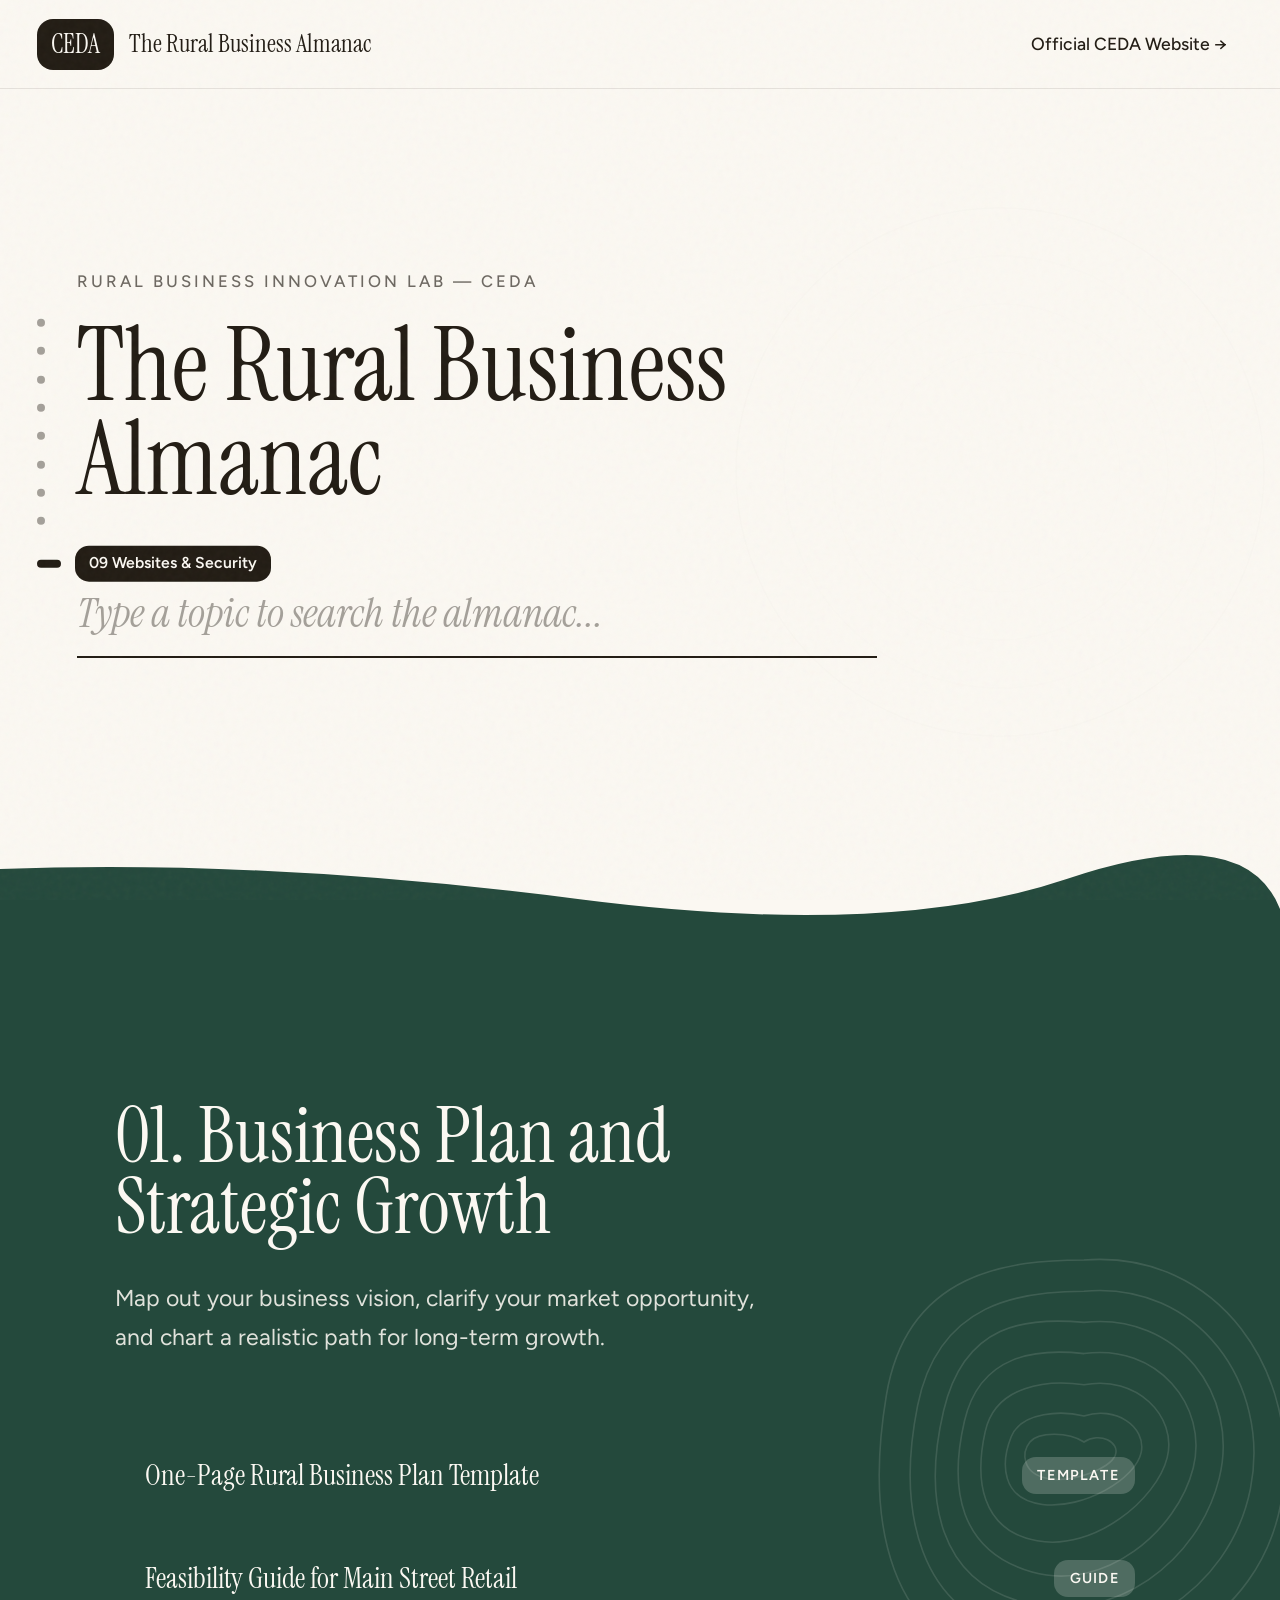
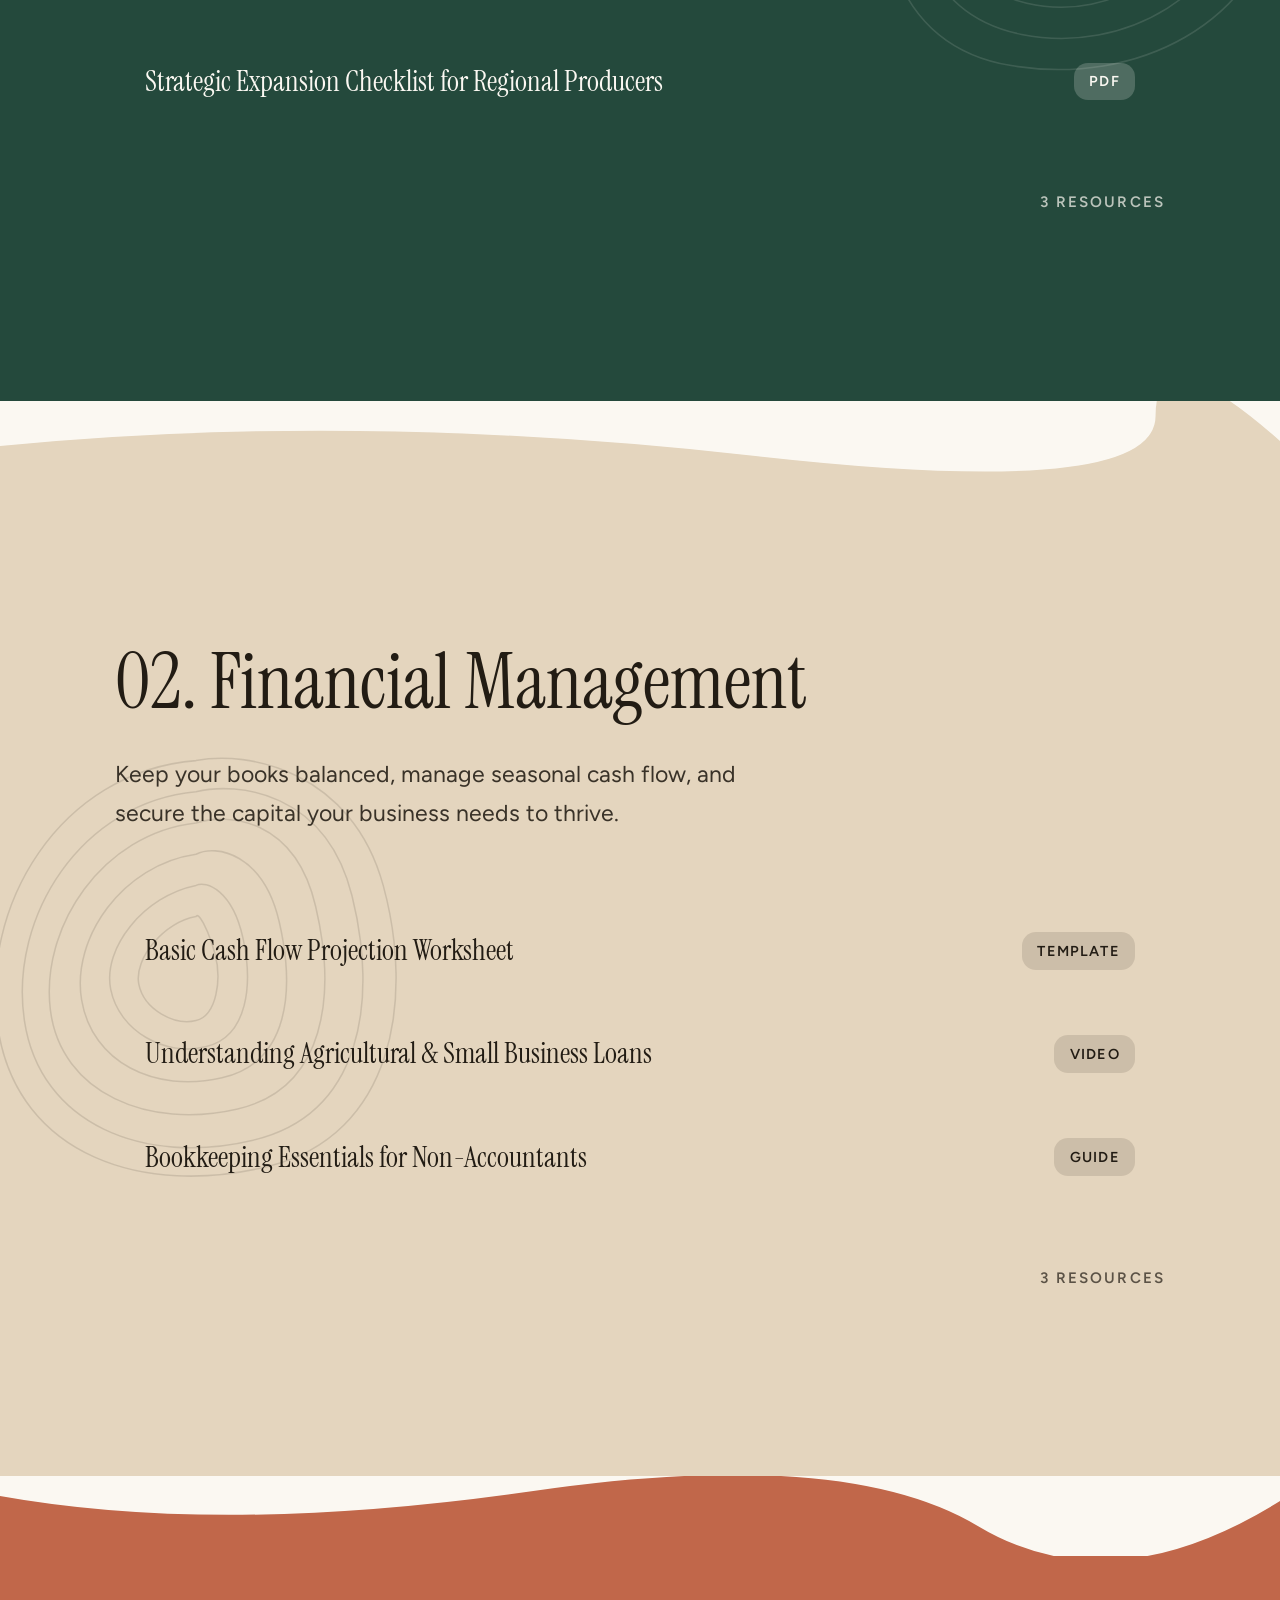
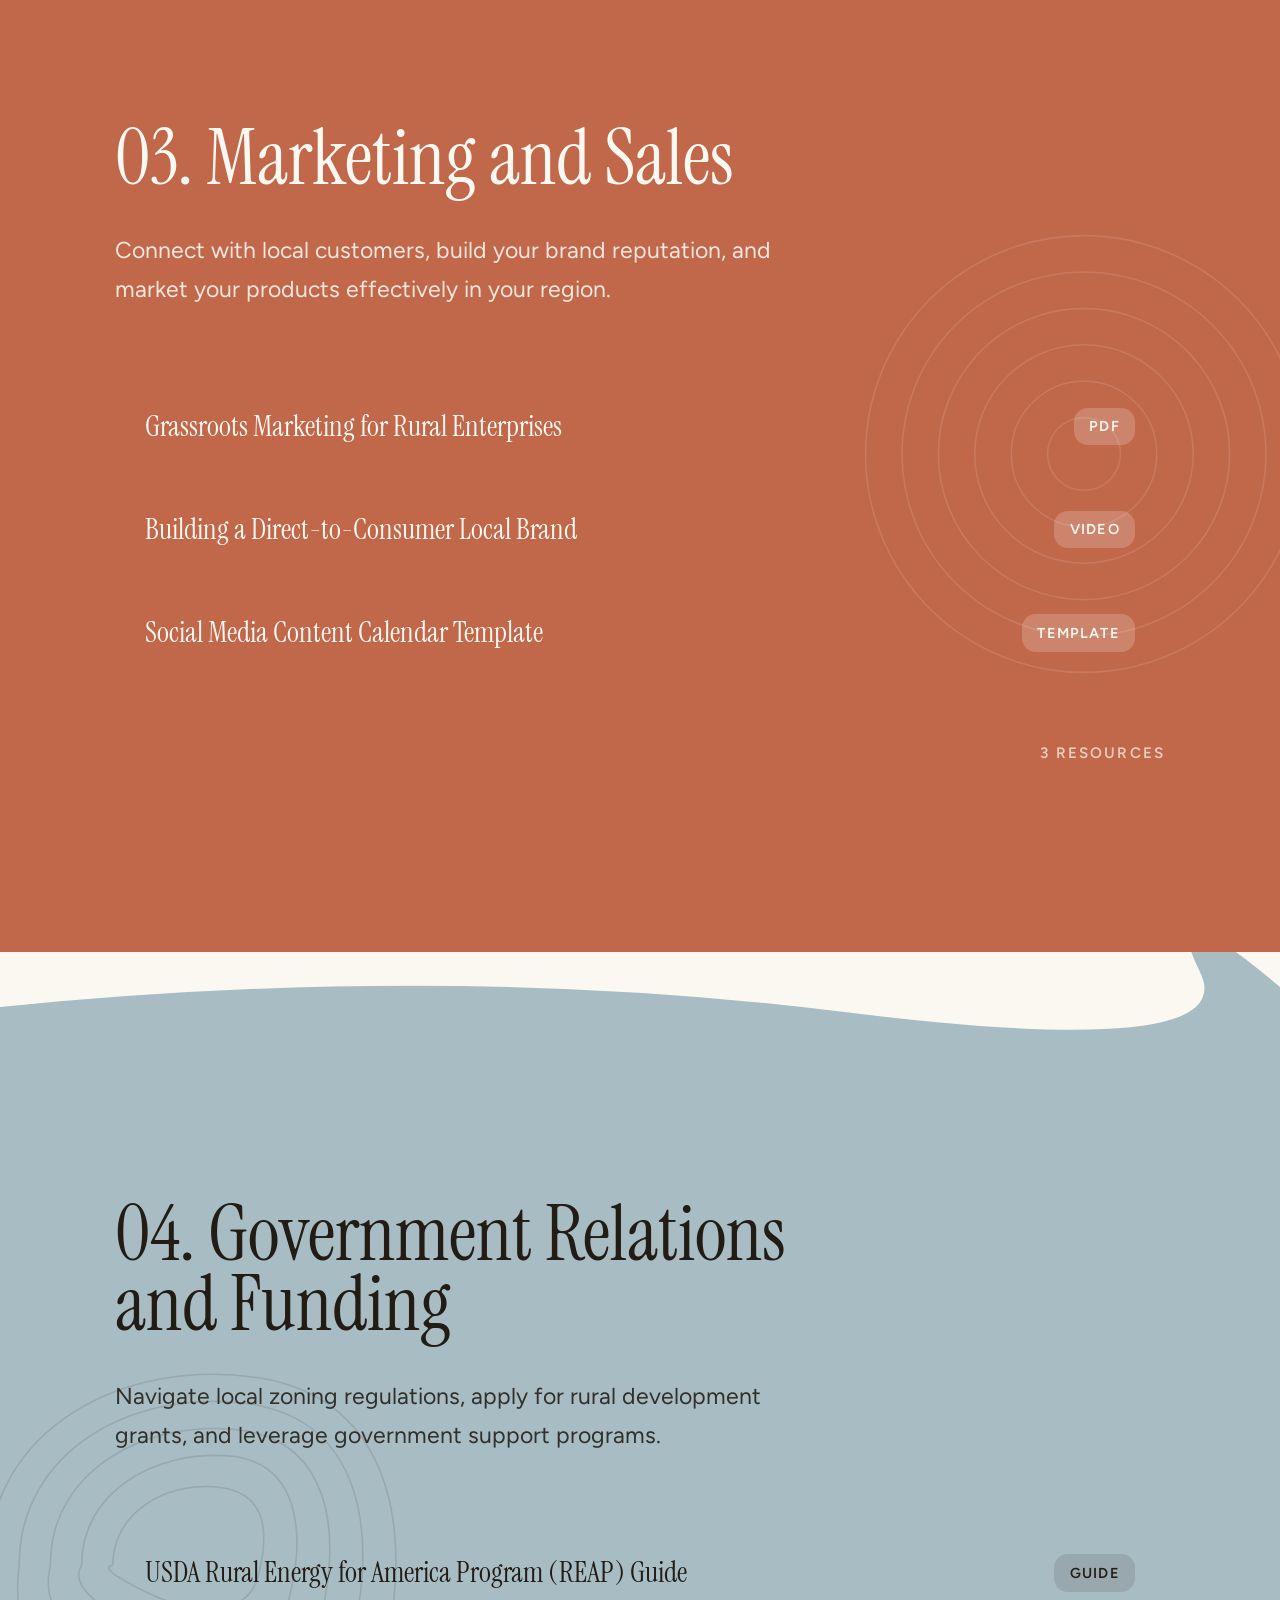
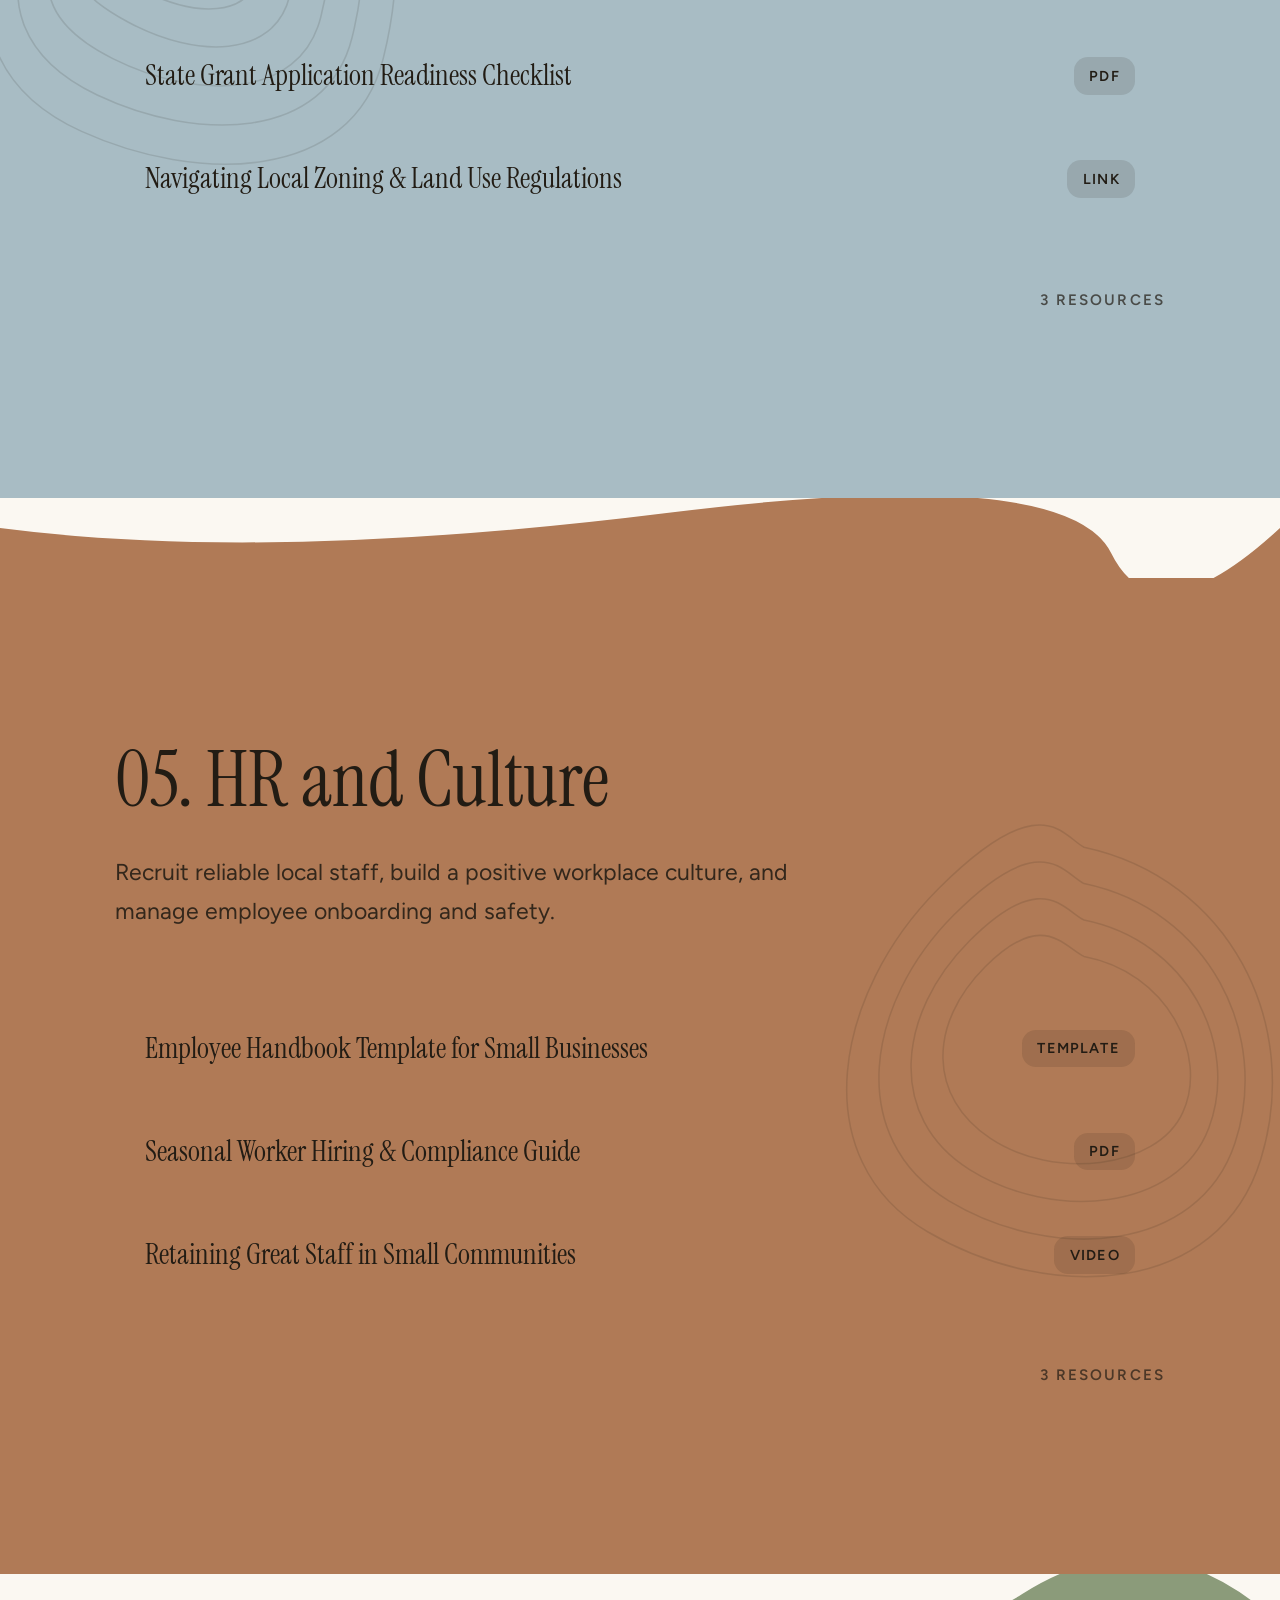
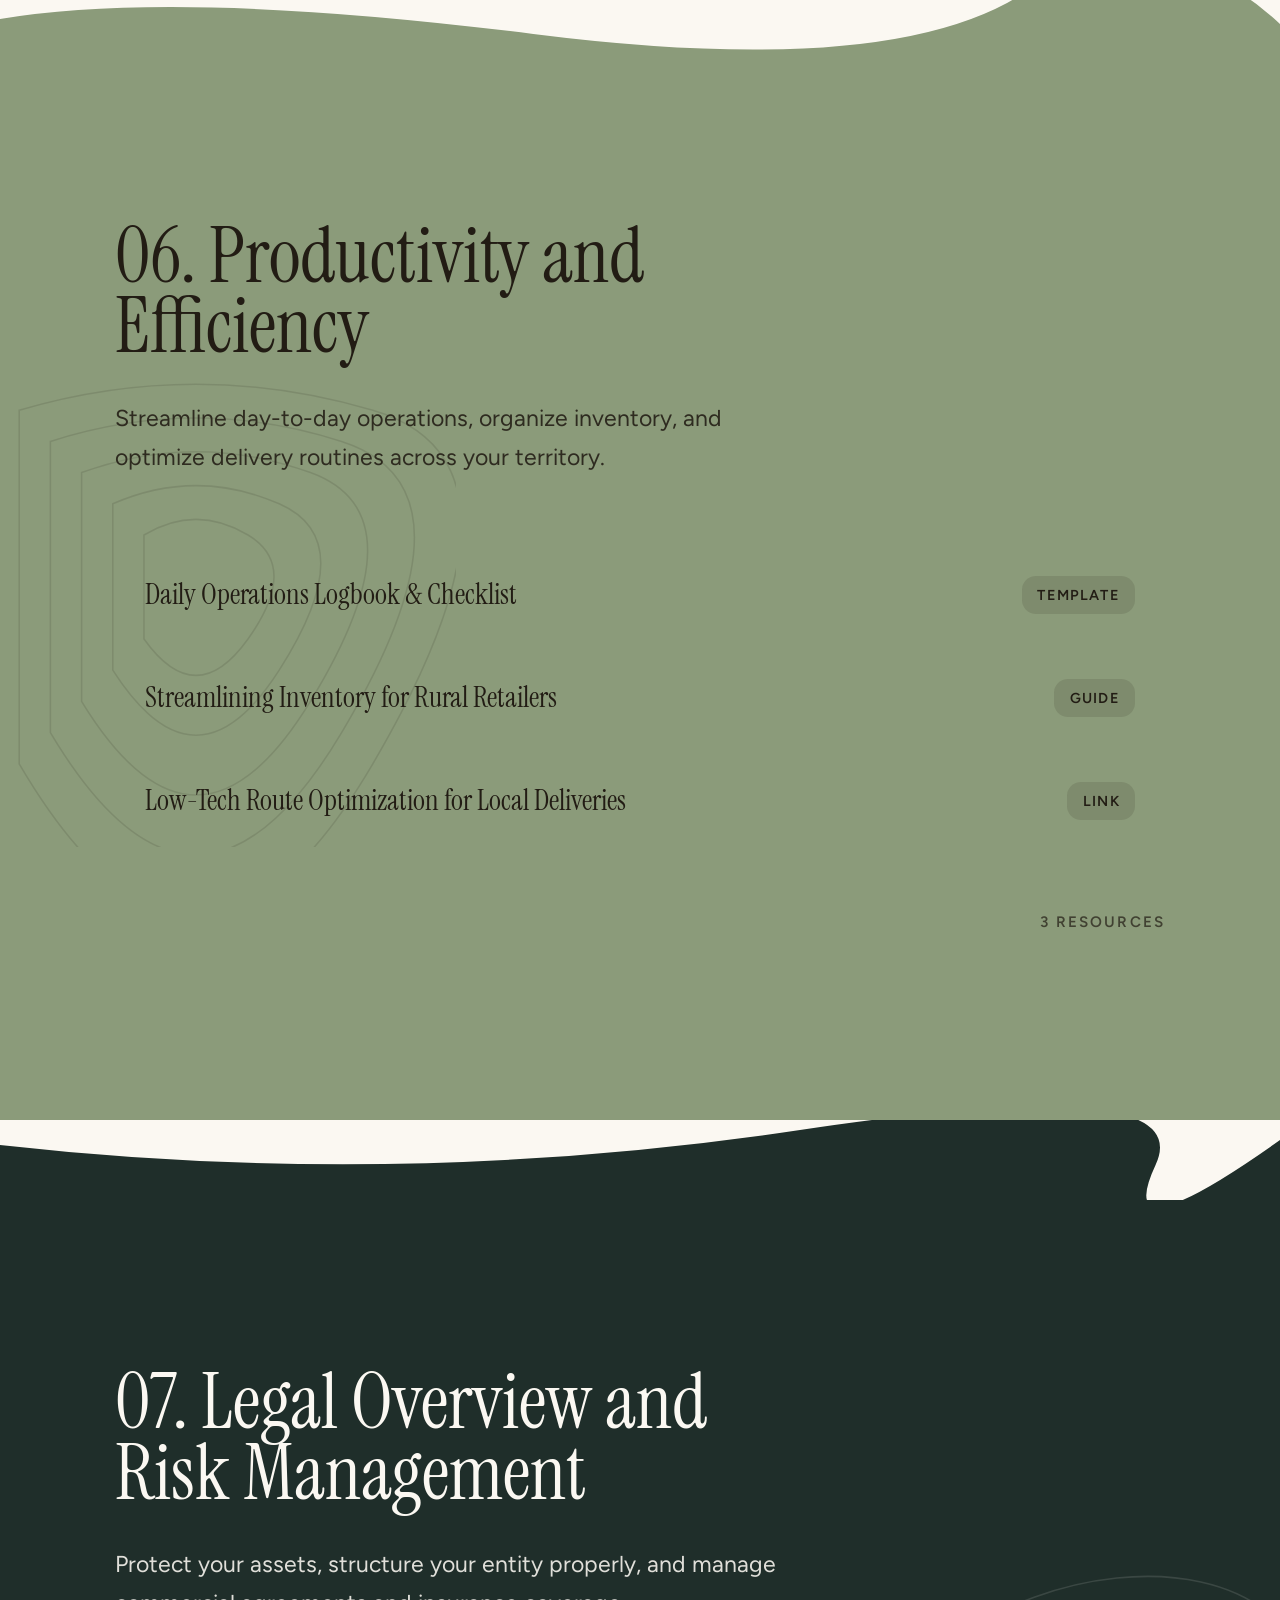
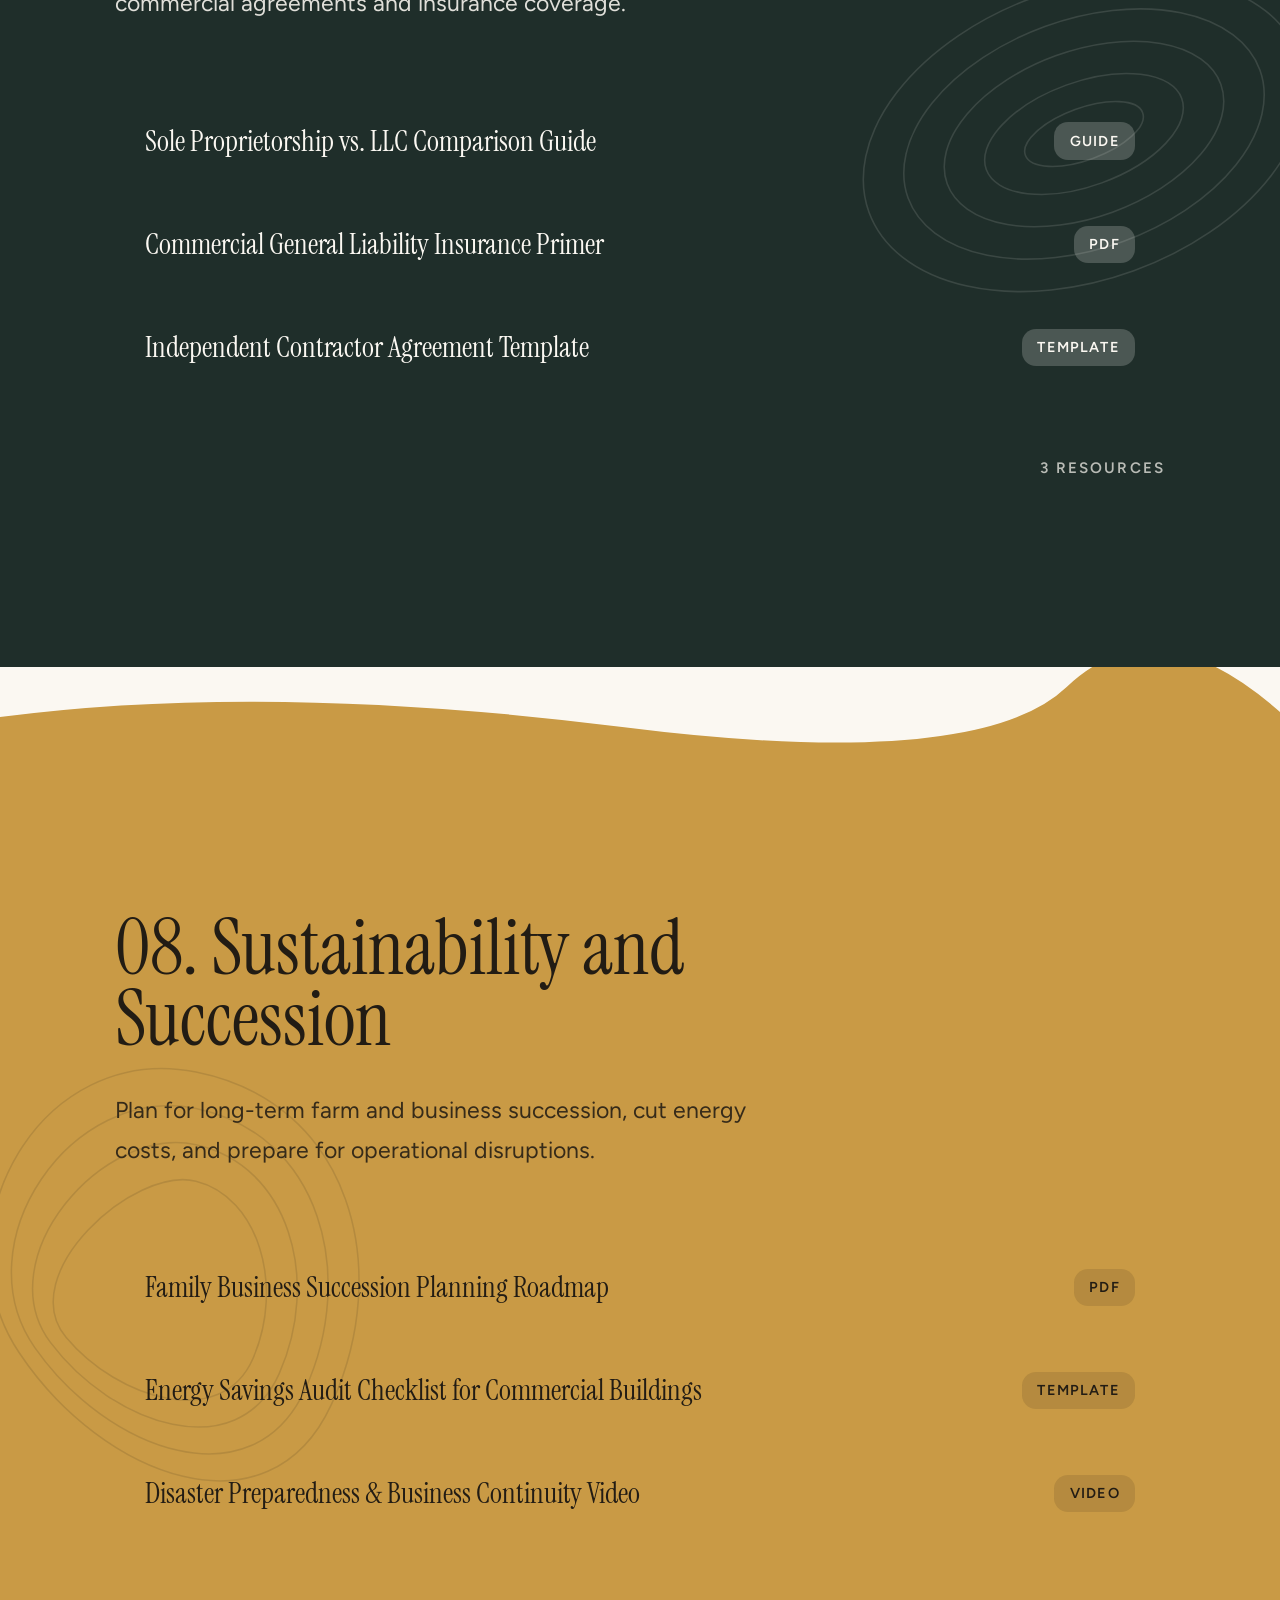
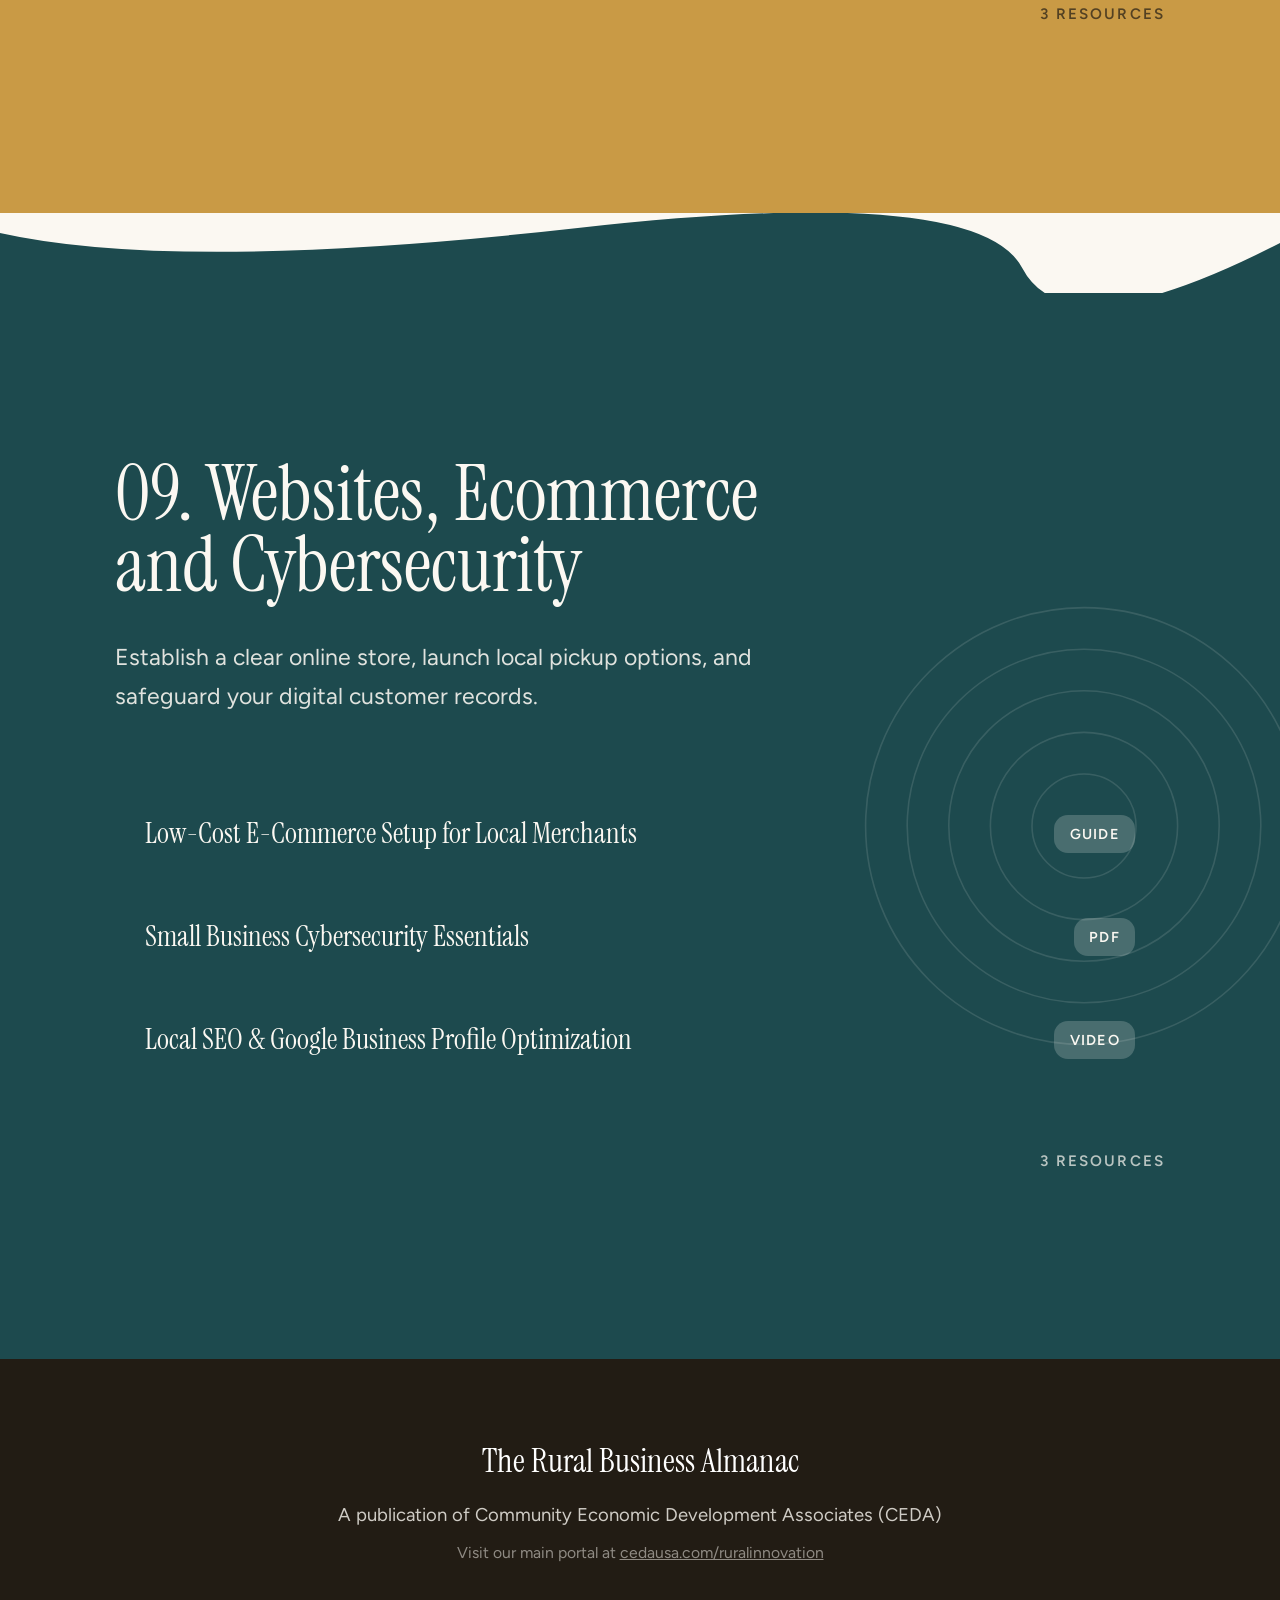
<file: index.html>
<!DOCTYPE html>
<html lang="en">
<head>
  <meta charset="UTF-8">
  <meta name="viewport" content="width=device-width, initial-scale=1.0">
  <title>The Rural Business Almanac</title>
  <meta name="description" content="The Rural Business Almanac — Abstracted Landscape Edition. A field guide and resource library for rural small business owners.">
  <link rel="stylesheet" href="style.css">
</head>
<body>
  <!-- Keyboard Skip Link -->
  <a href="#chapters-container" class="skip-link">Skip to Chapters</a>

  <!-- Sticky Header -->
  <header class="site-header">
    <div class="header-container">
      <a href="index.html" class="header-brand">
        <span class="ceda-mark">CEDA</span>
        <span class="header-title-text">The Rural Business Almanac</span>
      </a>
      <a href="https://www.cedausa.com/ruralinnovation/" target="_blank" rel="noopener noreferrer" class="header-outbound-link">
        Official CEDA Website &rarr;
      </a>
    </div>
  </header>

  <!-- Minimal Sticky Dot Index Rail (Desktop Left Edge) -->
  <nav class="dot-index-rail" aria-label="Almanac Chapters Navigation" id="dot-index-rail">
    <a href="#chapter-01" class="dot-index-item active" data-chapter="01">
      <span class="dot-index-mark"></span>
      <span class="dot-index-title">01 Business Plan</span>
    </a>
    <a href="#chapter-02" class="dot-index-item" data-chapter="02">
      <span class="dot-index-mark"></span>
      <span class="dot-index-title">02 Financial Management</span>
    </a>
    <a href="#chapter-03" class="dot-index-item" data-chapter="03">
      <span class="dot-index-mark"></span>
      <span class="dot-index-title">03 Marketing &amp; Sales</span>
    </a>
    <a href="#chapter-04" class="dot-index-item" data-chapter="04">
      <span class="dot-index-mark"></span>
      <span class="dot-index-title">04 Government &amp; Funding</span>
    </a>
    <a href="#chapter-05" class="dot-index-item" data-chapter="05">
      <span class="dot-index-mark"></span>
      <span class="dot-index-title">05 HR &amp; Culture</span>
    </a>
    <a href="#chapter-06" class="dot-index-item" data-chapter="06">
      <span class="dot-index-mark"></span>
      <span class="dot-index-title">06 Productivity</span>
    </a>
    <a href="#chapter-07" class="dot-index-item" data-chapter="07">
      <span class="dot-index-mark"></span>
      <span class="dot-index-title">07 Legal &amp; Risk</span>
    </a>
    <a href="#chapter-08" class="dot-index-item" data-chapter="08">
      <span class="dot-index-mark"></span>
      <span class="dot-index-title">08 Sustainability</span>
    </a>
    <a href="#chapter-09" class="dot-index-item" data-chapter="09">
      <span class="dot-index-mark"></span>
      <span class="dot-index-title">09 Websites &amp; Security</span>
    </a>
  </nav>

  <!-- Hero Section -->
  <section class="hero-section" aria-label="Almanac Introduction">
    <!-- Large Background Neutral Contour Gesture -->
    <svg class="hero-contour-bg" viewBox="0 0 500 500" fill="none" stroke="#221C14" stroke-width="1.5" aria-hidden="true">
      <path d="M 250, 250 m -220, 0 a 220,220 0 1,0 440,0 a 220,220 0 1,0 -440,0" opacity="0.12"/>
      <path d="M 250, 250 m -180, 0 a 180,180 0 1,0 360,0 a 180,180 0 1,0 -360,0" opacity="0.10"/>
      <path d="M 250, 250 m -140, 0 a 140,140 0 1,0 280,0 a 140,140 0 1,0 -280,0" opacity="0.08"/>
      <path d="M 250, 250 m -100, 0 a 100,100 0 1,0 200,0 a 100,100 0 1,0 -200,0" opacity="0.06"/>
      <path d="M 250, 250 m -60, 0 a 60,60 0 1,0 120,0 a 60,60 0 1,0 -120,0" opacity="0.04"/>
    </svg>

    <div class="hero-meta">Rural Business Innovation Lab &mdash; CEDA</div>
    <h1 class="hero-title">The Rural Business Almanac</h1>

    <!-- Single Soft Underlined Search Input -->
    <form class="search-form-underlined" role="search" onsubmit="event.preventDefault();">
      <label for="search-input" class="sr-only" style="position:absolute; left:-9999px;">Search the Almanac</label>
      <input 
        type="search" 
        id="search-input" 
        class="search-input-underlined" 
        placeholder="Type a topic to search the almanac..."
        autocomplete="off"
      >
    </form>

    <!-- Live Search Overlay -->
    <div id="search-results-overlay" class="search-results-overlay" style="display: none;" role="region" aria-live="polite">
      <h2 style="font-family: var(--font-serif); font-size: 2rem; margin-bottom: 1rem; color: var(--dark-text);">Search Results</h2>
      <div id="search-results-list" class="chapter-resource-list"></div>
    </div>
  </section>

  <!-- Main Chapters Container -->
  <main id="chapters-container" style="position: relative; max-width: 100%; overflow: hidden;">
    <!-- Rendered via JavaScript -->
  </main>

  <!-- Footer -->
  <footer class="site-footer">
    <div class="footer-content">
      <p style="font-family: var(--font-serif); font-size: 1.8rem; margin-bottom: 0.5rem; color: #ffffff;">The Rural Business Almanac</p>
      <p style="margin-bottom: 0.5rem; opacity: 0.8;">A publication of Community Economic Development Associates (CEDA)</p>
      <p style="font-size: 0.85rem; opacity: 0.5;">
        Visit our main portal at <a href="https://www.cedausa.com/ruralinnovation/" target="_blank" rel="noopener noreferrer">cedausa.com/ruralinnovation</a>
      </p>
    </div>
  </footer>

  <!-- Script for Almanac Render, Ridgeline SVGs & Sculptural Contours -->
  <script>
    const chaptersData = [
      {
        num: "01",
        id: "chapter-01",
        colorClass: "chapter-01 chapter-text-light",
        strokeColor: "#FBF8F2",
        name: "Business Plan and Strategic Growth",
        desc: "Map out your business vision, clarify your market opportunity, and chart a realistic path for long-term growth.",
        side: "contour-right",
        // Soft Ridgeline SVG transition into this chapter (High peak left)
        topRidgeline: `<div class="ridgeline-wrapper" aria-hidden="true"><svg class="ridgeline-svg" viewBox="0 0 1440 80" preserveAspectRatio="none"><path fill="#24493C" d="M0,80 L0,15 Q300,5 650,45 T1200,25 T1440,55 L1440,80 Z"/></svg></div>`,
        // 10 Sculptural nested contour curves
        contourSvg: `<svg class="sculptural-contour-svg contour-right" viewBox="0 0 500 500" fill="none" stroke="#FBF8F2" stroke-width="1.5" opacity="0.12" aria-hidden="true">
          <path d="M 250 50 C 380 40 460 160 440 280 C 420 400 300 460 180 440 C 60 420 40 300 60 180 C 80 60 180 50 250 50 Z"/>
          <path d="M 250 80 C 360 70 430 170 410 270 C 390 370 290 430 190 410 C 90 390 70 290 90 190 C 110 90 190 80 250 80 Z"/>
          <path d="M 250 110 C 340 100 400 180 380 260 C 360 340 280 400 195 380 C 110 360 95 280 115 195 C 135 110 195 105 250 110 Z"/>
          <path d="M 250 140 C 320 130 370 190 355 250 C 340 310 270 370 200 350 C 130 330 120 270 135 205 C 150 140 205 135 250 140 Z"/>
          <path d="M 250 170 C 300 160 340 200 330 240 C 320 280 260 330 205 320 C 150 310 145 260 155 215 C 165 170 215 165 250 170 Z"/>
          <path d="M 250 200 C 280 190 310 210 305 235 C 300 260 250 290 210 285 C 170 280 170 245 180 220 C 190 195 230 195 250 200 Z"/>
          <path d="M 250 225 C 265 215 285 225 280 238 C 275 250 240 265 215 260 C 190 255 190 235 198 225 C 206 215 235 215 250 225 Z"/>
        </svg>`
      },
      {
        num: "02",
        id: "chapter-02",
        colorClass: "chapter-02 chapter-text-dark",
        strokeColor: "#221C14",
        name: "Financial Management",
        desc: "Keep your books balanced, manage seasonal cash flow, and secure the capital your business needs to thrive.",
        side: "contour-left",
        topRidgeline: `<div class="ridgeline-wrapper" aria-hidden="true"><svg class="ridgeline-svg" viewBox="0 0 1440 80" preserveAspectRatio="none"><path fill="#E4D5BE" d="M0,80 L0,45 Q400,10 850,55 T1300,15 T1440,40 L1440,80 Z"/></svg></div>`,
        contourSvg: `<svg class="sculptural-contour-svg contour-left" viewBox="0 0 500 500" fill="none" stroke="#221C14" stroke-width="1.5" opacity="0.12" aria-hidden="true">
          <path d="M 250 40 C 120 50 40 180 60 300 C 80 420 200 460 320 430 C 440 400 460 270 430 160 C 400 50 300 30 250 40 Z"/>
          <path d="M 250 70 C 140 80 70 190 85 290 C 100 390 200 430 305 405 C 410 380 425 270 400 170 C 375 70 290 60 250 70 Z"/>
          <path d="M 250 100 C 160 110 100 200 110 280 C 120 360 205 395 290 375 C 375 355 385 265 365 180 C 345 95 280 90 250 100 Z"/>
          <path d="M 250 130 C 180 140 130 210 140 270 C 150 330 210 360 275 345 C 340 330 345 260 330 195 C 315 130 270 120 250 130 Z"/>
          <path d="M 250 160 C 200 170 160 220 168 260 C 176 300 220 325 260 315 C 300 305 305 255 295 210 C 285 165 260 155 250 160 Z"/>
          <path d="M 250 190 C 220 195 190 230 195 255 C 200 280 230 295 250 290 C 270 285 275 250 268 225 C 261 200 252 185 250 190 Z"/>
        </svg>`
      },
      {
        num: "03",
        id: "chapter-03",
        colorClass: "chapter-03 chapter-text-light",
        strokeColor: "#FBF8F2",
        name: "Marketing and Sales",
        desc: "Connect with local customers, build your brand reputation, and market your products effectively in your region.",
        side: "contour-right",
        topRidgeline: `<div class="ridgeline-wrapper" aria-hidden="true"><svg class="ridgeline-svg" viewBox="0 0 1440 80" preserveAspectRatio="none"><path fill="#C1674A" d="M0,80 L0,20 Q250,60 600,15 T1100,50 T1440,25 L1440,80 Z"/></svg></div>`,
        contourSvg: `<svg class="sculptural-contour-svg contour-right" viewBox="0 0 500 500" fill="none" stroke="#FBF8F2" stroke-width="1.5" opacity="0.12" aria-hidden="true">
          <circle cx="250" cy="250" r="210"/>
          <circle cx="250" cy="250" r="175"/>
          <circle cx="250" cy="250" r="140"/>
          <circle cx="250" cy="250" r="105"/>
          <circle cx="250" cy="250" r="70"/>
          <circle cx="250" cy="250" r="35"/>
        </svg>`
      },
      {
        num: "04",
        id: "chapter-04",
        colorClass: "chapter-04 chapter-text-dark",
        strokeColor: "#221C14",
        name: "Government Relations and Funding",
        desc: "Navigate local zoning regulations, apply for rural development grants, and leverage government support programs.",
        side: "contour-left",
        topRidgeline: `<div class="ridgeline-wrapper" aria-hidden="true"><svg class="ridgeline-svg" viewBox="0 0 1440 80" preserveAspectRatio="none"><path fill="#A8BCC4" d="M0,80 L0,55 Q500,10 950,60 T1350,20 T1440,35 L1440,80 Z"/></svg></div>`,
        contourSvg: `<svg class="sculptural-contour-svg contour-left" viewBox="0 0 500 500" fill="none" stroke="#221C14" stroke-width="1.5" opacity="0.12" aria-hidden="true">
          <path d="M 50 250 C 50 120 180 50 310 70 C 440 90 460 220 430 340 C 400 460 250 460 140 410 C 30 360 50 270 50 250 Z"/>
          <path d="M 80 250 C 80 140 190 80 300 95 C 410 110 425 220 400 320 C 375 420 250 420 155 375 C 60 330 80 260 80 250 Z"/>
          <path d="M 110 250 C 110 160 200 110 290 120 C 380 130 390 220 370 300 C 350 380 250 380 170 340 C 90 300 110 255 110 250 Z"/>
          <path d="M 140 250 C 140 180 210 140 280 145 C 350 150 355 220 340 280 C 325 340 250 340 185 305 C 120 270 140 252 140 250 Z"/>
          <path d="M 170 250 C 170 200 220 170 270 175 C 320 180 320 220 310 260 C 300 300 250 300 200 275 C 150 250 170 251 170 250 Z"/>
        </svg>`
      },
      {
        num: "05",
        id: "chapter-05",
        colorClass: "chapter-05 chapter-text-dark",
        strokeColor: "#221C14",
        name: "HR and Culture",
        desc: "Recruit reliable local staff, build a positive workplace culture, and manage employee onboarding and safety.",
        side: "contour-right",
        topRidgeline: `<div class="ridgeline-wrapper" aria-hidden="true"><svg class="ridgeline-svg" viewBox="0 0 1440 80" preserveAspectRatio="none"><path fill="#B07A56" d="M0,80 L0,30 Q300,65 750,15 T1250,55 T1440,30 L1440,80 Z"/></svg></div>`,
        contourSvg: `<svg class="sculptural-contour-svg contour-right" viewBox="0 0 500 500" fill="none" stroke="#221C14" stroke-width="1.5" opacity="0.12" aria-hidden="true">
          <path d="M 250 30 C 390 60 460 200 420 330 C 380 460 220 470 100 400 C -20 330 10 170 110 70 C 210 -30 230 20 250 30 Z"/>
          <path d="M 250 65 C 370 90 430 210 395 315 C 360 420 220 430 120 370 C 20 310 40 180 125 95 C 210 10 230 55 250 65 Z"/>
          <path d="M 250 100 C 350 120 400 220 370 300 C 340 380 220 390 140 340 C 60 290 70 190 140 120 C 210 50 230 90 250 100 Z"/>
          <path d="M 250 135 C 330 150 370 230 345 285 C 320 340 220 350 160 310 C 100 270 100 200 155 145 C 210 90 230 125 250 135 Z"/>
        </svg>`
      },
      {
        num: "06",
        id: "chapter-06",
        colorClass: "chapter-06 chapter-text-dark",
        strokeColor: "#221C14",
        name: "Productivity and Efficiency",
        desc: "Streamline day-to-day operations, organize inventory, and optimize delivery routines across your territory.",
        side: "contour-left",
        topRidgeline: `<div class="ridgeline-wrapper" aria-hidden="true"><svg class="ridgeline-svg" viewBox="0 0 1440 80" preserveAspectRatio="none"><path fill="#8B9B7A" d="M0,80 L0,45 Q200,15 600,60 T1150,20 T1440,50 L1440,80 Z"/></svg></div>`,
        contourSvg: `<svg class="sculptural-contour-svg contour-left" viewBox="0 0 500 500" fill="none" stroke="#221C14" stroke-width="1.5" opacity="0.12" aria-hidden="true">
          <path d="M 80 80 Q 250 30 420 80 T 420 420 T 80 420 Z"/>
          <path d="M 110 110 Q 250 65 390 110 T 390 390 T 110 390 Z"/>
          <path d="M 140 140 Q 250 100 360 140 T 360 360 T 140 360 Z"/>
          <path d="M 170 170 Q 250 135 330 170 T 330 330 T 170 330 Z"/>
          <path d="M 200 200 Q 250 170 300 200 T 300 300 T 200 300 Z"/>
        </svg>`
      },
      {
        num: "07",
        id: "chapter-07",
        colorClass: "chapter-07 chapter-text-light",
        strokeColor: "#FBF8F2",
        name: "Legal Overview and Risk Management",
        desc: "Protect your assets, structure your entity properly, and manage commercial agreements and insurance coverage.",
        side: "contour-right",
        topRidgeline: `<div class="ridgeline-wrapper" aria-hidden="true"><svg class="ridgeline-svg" viewBox="0 0 1440 80" preserveAspectRatio="none"><path fill="#1F2E2A" d="M0,80 L0,25 Q450,70 900,10 T1300,45 T1440,20 L1440,80 Z"/></svg></div>`,
        contourSvg: `<svg class="sculptural-contour-svg contour-right" viewBox="0 0 500 500" fill="none" stroke="#FBF8F2" stroke-width="1.5" opacity="0.12" aria-hidden="true">
          <ellipse cx="250" cy="250" rx="220" ry="140" transform="rotate(-20 250 250)"/>
          <ellipse cx="250" cy="250" rx="180" ry="110" transform="rotate(-20 250 250)"/>
          <ellipse cx="250" cy="250" rx="140" ry="80" transform="rotate(-20 250 250)"/>
          <ellipse cx="250" cy="250" rx="100" ry="50" transform="rotate(-20 250 250)"/>
          <ellipse cx="250" cy="250" rx="60" ry="25" transform="rotate(-20 250 250)"/>
        </svg>`
      },
      {
        num: "08",
        id: "chapter-08",
        colorClass: "chapter-08 chapter-text-dark",
        strokeColor: "#221C14",
        name: "Sustainability and Succession",
        desc: "Plan for long-term farm and business succession, cut energy costs, and prepare for operational disruptions.",
        side: "contour-left",
        topRidgeline: `<div class="ridgeline-wrapper" aria-hidden="true"><svg class="ridgeline-svg" viewBox="0 0 1440 80" preserveAspectRatio="none"><path fill="#C99A45" d="M0,80 L0,50 Q300,15 700,60 T1200,20 T1440,45 L1440,80 Z"/></svg></div>`,
        contourSvg: `<svg class="sculptural-contour-svg contour-left" viewBox="0 0 500 500" fill="none" stroke="#221C14" stroke-width="1.5" opacity="0.12" aria-hidden="true">
          <path d="M 250 50 C 400 80 440 240 380 370 C 320 500 160 440 80 320 C 0 200 100 20 250 50 Z"/>
          <path d="M 250 85 C 370 110 405 245 355 355 C 305 465 165 415 95 315 C 25 215 130 60 250 85 Z"/>
          <path d="M 250 120 C 340 140 370 250 330 340 C 290 430 170 390 110 310 C 50 230 160 100 250 120 Z"/>
          <path d="M 250 155 C 310 170 335 255 305 325 C 275 395 175 365 125 305 C 75 245 190 140 250 155 Z"/>
        </svg>`
      },
      {
        num: "09",
        id: "chapter-09",
        colorClass: "chapter-09 chapter-text-light",
        strokeColor: "#FBF8F2",
        name: "Websites, Ecommerce and Cybersecurity",
        desc: "Establish a clear online store, launch local pickup options, and safeguard your digital customer records.",
        side: "contour-right",
        topRidgeline: `<div class="ridgeline-wrapper" aria-hidden="true"><svg class="ridgeline-svg" viewBox="0 0 1440 80" preserveAspectRatio="none"><path fill="#1D4A4E" d="M0,80 L0,20 Q200,60 650,15 T1150,55 T1440,30 L1440,80 Z"/></svg></div>`,
        contourSvg: `<svg class="sculptural-contour-svg contour-right" viewBox="0 0 500 500" fill="none" stroke="#FBF8F2" stroke-width="1.5" opacity="0.12" aria-hidden="true">
          <ellipse cx="250" cy="250" rx="210" ry="210"/>
          <ellipse cx="250" cy="250" rx="170" ry="170"/>
          <ellipse cx="250" cy="250" rx="130" ry="130"/>
          <ellipse cx="250" cy="250" rx="90" ry="90"/>
          <ellipse cx="250" cy="250" rx="50" ry="50"/>
        </svg>`
      }
    ];

    let allResources = [];

    const chaptersContainer = document.getElementById('chapters-container');
    const searchInput = document.getElementById('search-input');
    const searchOverlay = document.getElementById('search-results-overlay');
    const searchList = document.getElementById('search-results-list');

    // Render Chapters Stacked Vertically with Soft Ridgelines
    function renderChapters() {
      chaptersContainer.innerHTML = '';
      chaptersData.forEach((chap) => {
        const catResources = allResources.filter(r => r.category === chap.name);
        const count = catResources.length;
        const countText = `${count} RESOURCE${count === 1 ? '' : 'S'}`;

        // Add top ridgeline transition SVG
        const ridgelineNode = document.createElement('div');
        ridgelineNode.innerHTML = chap.topRidgeline;
        chaptersContainer.appendChild(ridgelineNode.firstElementChild);

        const section = document.createElement('section');
        section.id = chap.id;
        section.className = `chapter-section ${chap.colorClass}`;
        section.setAttribute('data-chapter-num', chap.num);

        const rowsHtml = catResources.map(res => `
          <a href="${escapeHtml(res.url)}" target="_blank" rel="noopener noreferrer" class="chapter-resource-row">
            <span class="chapter-resource-title">${escapeHtml(res.title)}</span>
            <span class="chapter-resource-badge">${escapeHtml(res.format)}</span>
          </a>
        `).join('');

        section.innerHTML = `
          <!-- Sculptural Contour Gesture -->
          ${chap.contourSvg}

          <div class="chapter-inner">
            <h2 class="chapter-title-text">${chap.num}. ${escapeHtml(chap.name)}</h2>
            <p class="chapter-desc">${escapeHtml(chap.desc)}</p>

            <div class="chapter-resource-list">
              ${rowsHtml || '<p style="padding:1rem 0; opacity:0.7;">No resources loaded yet.</p>'}
            </div>

            <div class="chapter-footer">
              <span class="chapter-quiet-count">${countText}</span>
            </div>
          </div>
        `;
        chaptersContainer.appendChild(section);
      });

      setupObserver();
    }

    // Load Resources Data
    async function loadResources() {
      try {
        const response = await fetch('resources.json');
        if (!response.ok) throw new Error(`HTTP error ${response.status}`);
        allResources = await response.json();
        renderChapters();
      } catch (error) {
        console.warn('Unable to load resources.json:', error);
        renderChapters();
      }
    }

    // Search Handling
    searchInput.addEventListener('input', () => {
      const q = searchInput.value.trim().toLowerCase();
      if (q.length > 0) {
        searchOverlay.style.display = 'block';
        const filtered = allResources.filter(r => 
          r.title.toLowerCase().includes(q) || 
          r.description.toLowerCase().includes(q) || 
          r.category.toLowerCase().includes(q)
        );

        if (filtered.length === 0) {
          searchList.innerHTML = `<p style="padding:1rem 0; color:var(--dark-text);">No resources found matching "${escapeHtml(q)}".</p>`;
        } else {
          searchList.innerHTML = filtered.map(res => `
            <a href="${escapeHtml(res.url)}" target="_blank" rel="noopener noreferrer" class="chapter-resource-row" style="color:var(--dark-text); background-color: rgba(34,28,20,0.04);">
              <div>
                <span class="chapter-resource-title" style="color:var(--dark-text);">${escapeHtml(res.title)}</span>
                <div style="font-size:0.88rem; opacity:0.75; font-family:var(--font-sans); margin-top:0.2rem;">Category: ${escapeHtml(res.category)}</div>
              </div>
              <span class="chapter-resource-badge" style="background-color:var(--dark-text); color:var(--light-text);">${escapeHtml(res.format)}</span>
            </a>
          `).join('');
        }
      } else {
        searchOverlay.style.display = 'none';
      }
    });

    // Minimal Dot Index Rail Intersection Observer
    function setupObserver() {
      const dotItems = document.querySelectorAll('.dot-index-item');
      const sections = document.querySelectorAll('.chapter-section');

      const observer = new IntersectionObserver((entries) => {
        entries.forEach(entry => {
          if (entry.isIntersecting) {
            const chapNum = entry.target.getAttribute('data-chapter-num');
            dotItems.forEach(item => {
              if (item.getAttribute('data-chapter') === chapNum) {
                item.classList.add('active');
              } else {
                item.classList.remove('active');
              }
            });
          }
        });
      }, { threshold: 0.3 });

      sections.forEach(sec => observer.observe(sec));
    }

    function escapeHtml(str) {
      if (!str) return '';
      return String(str)
        .replace(/&/g, "&amp;")
        .replace(/</g, "&lt;")
        .replace(/>/g, "&gt;")
        .replace(/"/g, "&quot;")
        .replace(/'/g, "&#039;");
    }

    renderChapters();
    loadResources();
  </script>
</body>
</html>
</file>
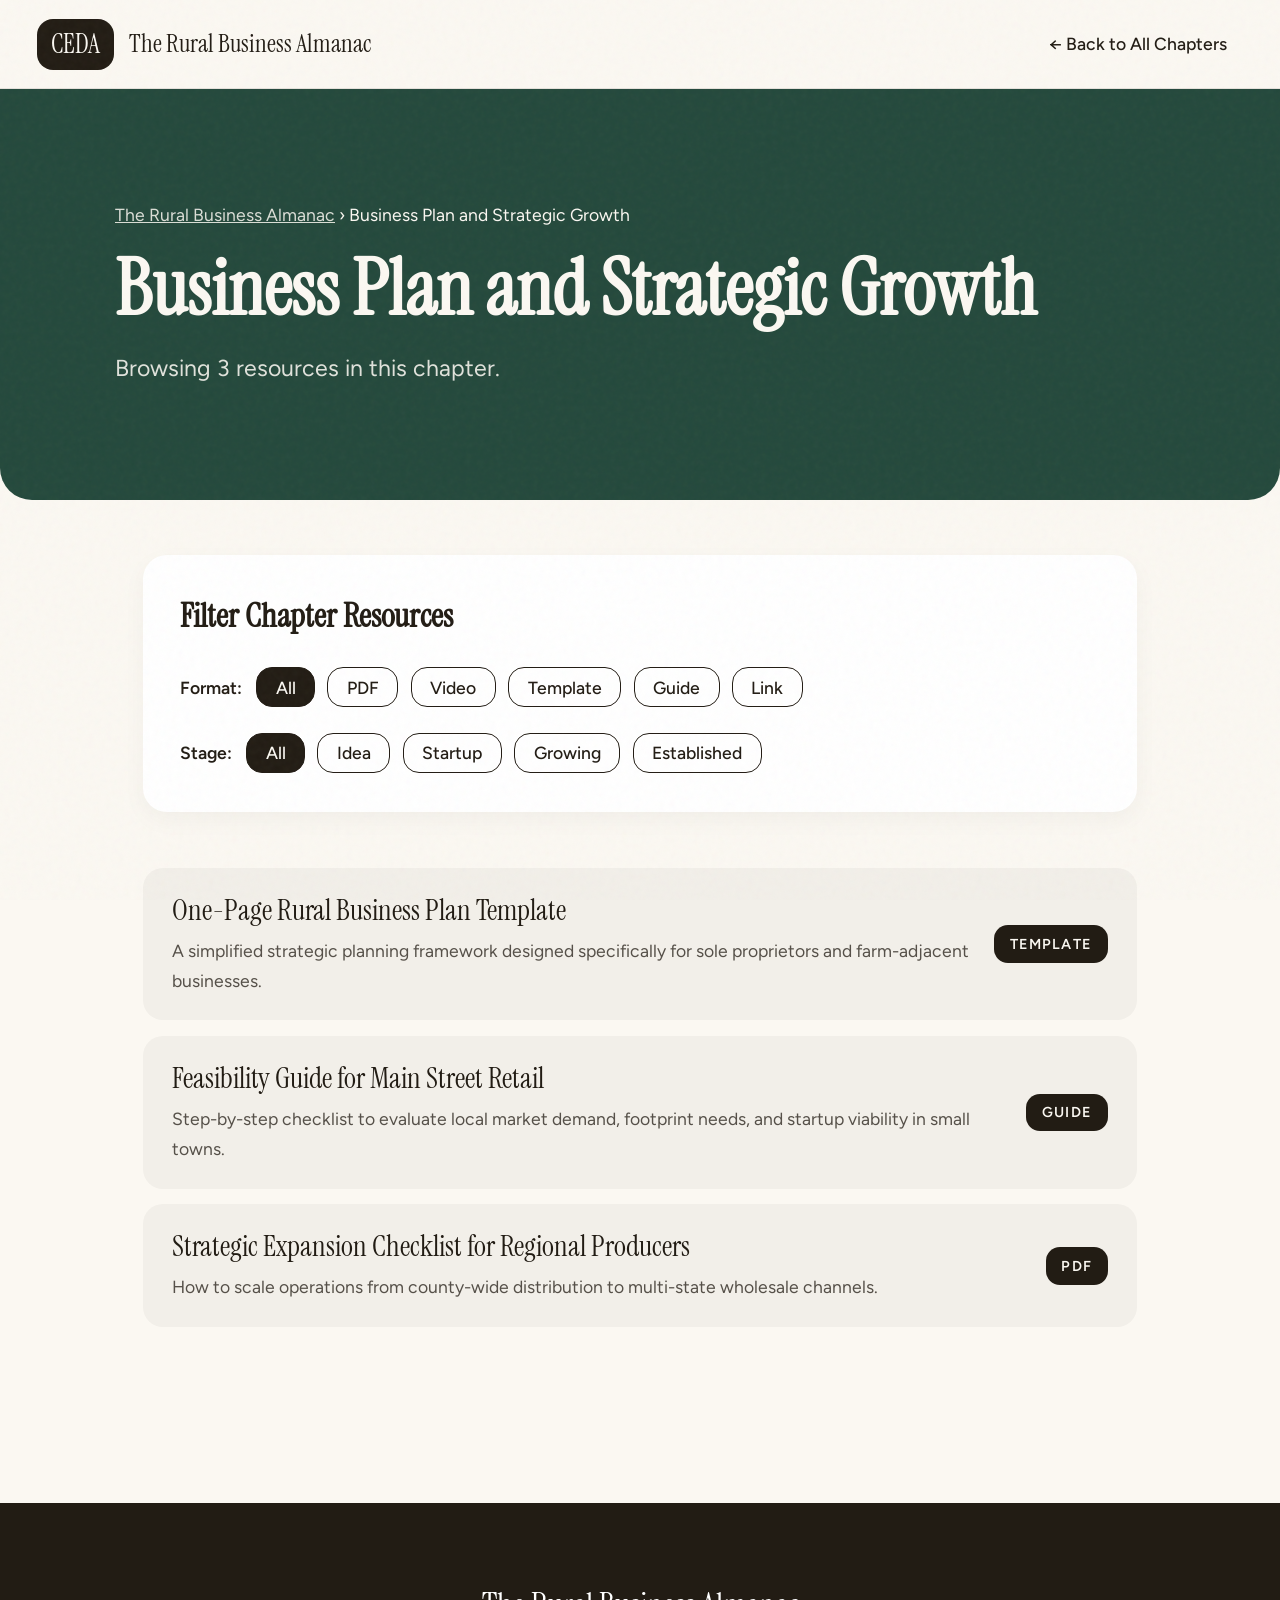
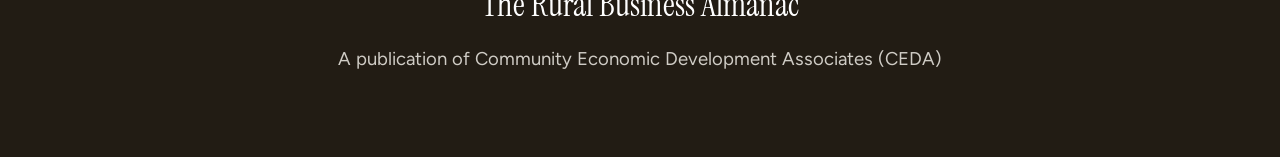
<file: category.html>
<!DOCTYPE html>
<html lang="en">
<head>
  <meta charset="UTF-8">
  <meta name="viewport" content="width=device-width, initial-scale=1.0">
  <title>Chapter View | The Rural Business Almanac</title>
  <meta name="description" content="Chapter resource view for The Rural Business Almanac by CEDA &amp; RBIL.">
  <link rel="stylesheet" href="style.css">
</head>
<body>
  <!-- Keyboard Skip Link -->
  <a href="#main-content" class="skip-link">Skip to Chapter Content</a>

  <!-- Sticky Header -->
  <header class="site-header">
    <div class="header-container">
      <a href="index.html" class="header-brand">
        <span class="ceda-mark">CEDA</span>
        <span class="header-title-text">The Rural Business Almanac</span>
      </a>
      <a href="index.html" class="header-outbound-link">
        &larr; Back to All Chapters
      </a>
    </div>
  </header>

  <!-- Main Content: Chapter Detailed View -->
  <main id="main-content">
    
    <!-- Chapter Banner with Ridgeline Transition -->
    <header id="chapter-banner" class="category-page-banner chapter-01">
      <div class="chapter-inner">
        <div class="breadcrumb-almanac">
          <a href="index.html">The Rural Business Almanac</a> &rsaquo; <span id="breadcrumb-cat">Chapter View</span>
        </div>
        <h1 id="category-title" class="category-page-title">Chapter View</h1>
        <p id="category-description" style="font-family: var(--font-sans); font-size: 1.25rem; max-width: 45ch; opacity: 0.88;">
          Practical tools and guidance curated by CEDA and the Rural Business Innovation Lab.
        </p>
      </div>
    </header>

    <div style="max-width: 1050px; margin: 0 auto; padding: 0 1.5rem 6rem 1.5rem;">
      <!-- Interactive Filter Controls -->
      <section class="filter-toolbar-almanac" aria-labelledby="filter-heading">
        <h2 id="filter-heading" style="font-family: var(--font-serif); font-size: 1.8rem; margin-bottom: 1.25rem; color: var(--dark-text);">Filter Chapter Resources</h2>
        
        <div style="margin-bottom: 1rem;">
          <span style="font-weight: 600; font-size: 0.95rem; margin-right: 0.5rem;">Format:</span>
          <span id="format-buttons">
            <button type="button" class="filter-btn-almanac active" data-filter-type="format" data-value="all">All</button>
            <button type="button" class="filter-btn-almanac" data-filter-type="format" data-value="pdf">PDF</button>
            <button type="button" class="filter-btn-almanac" data-filter-type="format" data-value="video">Video</button>
            <button type="button" class="filter-btn-almanac" data-filter-type="format" data-value="template">Template</button>
            <button type="button" class="filter-btn-almanac" data-filter-type="format" data-value="guide">Guide</button>
            <button type="button" class="filter-btn-almanac" data-filter-type="format" data-value="link">Link</button>
          </span>
        </div>

        <div>
          <span style="font-weight: 600; font-size: 0.95rem; margin-right: 0.5rem;">Stage:</span>
          <span id="stage-buttons">
            <button type="button" class="filter-btn-almanac active" data-filter-type="stage" data-value="all">All</button>
            <button type="button" class="filter-btn-almanac" data-filter-type="stage" data-value="idea">Idea</button>
            <button type="button" class="filter-btn-almanac" data-filter-type="stage" data-value="startup">Startup</button>
            <button type="button" class="filter-btn-almanac" data-filter-type="stage" data-value="growing">Growing</button>
            <button type="button" class="filter-btn-almanac" data-filter-type="stage" data-value="established">Established</button>
          </span>
        </div>
      </section>

      <!-- Resource List Output -->
      <section aria-labelledby="resource-list-heading">
        <h2 id="resource-list-heading" class="sr-only" style="position:absolute; left:-9999px;">Chapter Resources</h2>
        <div id="resource-list" class="chapter-resource-list" role="region" aria-live="polite"></div>
      </section>
    </div>

  </main>

  <!-- Footer -->
  <footer class="site-footer">
    <div class="footer-content">
      <p style="font-family: var(--font-serif); font-size: 1.8rem; margin-bottom: 0.5rem; color: #ffffff;">The Rural Business Almanac</p>
      <p style="margin-bottom: 0.5rem; opacity: 0.8;">A publication of Community Economic Development Associates (CEDA)</p>
    </div>
  </footer>

  <!-- Script for Category View -->
  <script>
    const categoryConfig = {
      "Business Plan and Strategic Growth": { class: "chapter-01 chapter-text-light", darkText: false },
      "Financial Management": { class: "chapter-02 chapter-text-dark", darkText: true },
      "Marketing and Sales": { class: "chapter-03 chapter-text-light", darkText: false },
      "Government Relations and Funding": { class: "chapter-04 chapter-text-dark", darkText: true },
      "HR and Culture": { class: "chapter-05 chapter-text-dark", darkText: true },
      "Productivity and Efficiency": { class: "chapter-06 chapter-text-dark", darkText: true },
      "Legal Overview and Risk Management": { class: "chapter-07 chapter-text-light", darkText: false },
      "Sustainability and Succession": { class: "chapter-08 chapter-text-dark", darkText: true },
      "Websites, Ecommerce and Cybersecurity": { class: "chapter-09 chapter-text-light", darkText: false }
    };

    let currentCategory = "";
    let categoryResources = [];
    let selectedFormat = "all";
    let selectedStage = "all";

    const chapterBannerEl = document.getElementById('chapter-banner');
    const categoryTitleEl = document.getElementById('category-title');
    const categoryDescEl = document.getElementById('category-description');
    const breadcrumbCatEl = document.getElementById('breadcrumb-cat');
    const resourceListEl = document.getElementById('resource-list');
    const formatButtonsEl = document.getElementById('format-buttons');
    const stageButtonsEl = document.getElementById('stage-buttons');

    function getCategoryFromUrl() {
      const params = new URLSearchParams(window.location.search);
      return params.get('cat') || "Business Plan and Strategic Growth";
    }

    async function initCategoryPage() {
      currentCategory = getCategoryFromUrl();
      
      document.title = `${currentCategory} | The Rural Business Almanac`;
      breadcrumbCatEl.textContent = currentCategory;
      categoryTitleEl.textContent = currentCategory;

      const config = categoryConfig[currentCategory] || categoryConfig["Business Plan and Strategic Growth"];
      chapterBannerEl.className = `category-page-banner ${config.class}`;

      try {
        const response = await fetch('resources.json');
        if (!response.ok) throw new Error(`HTTP status ${response.status}`);
        const data = await response.json();
        
        categoryResources = data.filter(r => r.category.toLowerCase() === currentCategory.toLowerCase());
        categoryDescEl.textContent = `Browsing ${categoryResources.length} resource${categoryResources.length === 1 ? '' : 's'} in this chapter.`;

        renderFilteredResources();
      } catch (error) {
        console.warn('Unable to load resources.json:', error);
      }
    }

    function renderFilteredResources() {
      const filtered = categoryResources.filter(res => {
        const matchesFormat = (selectedFormat === 'all') || (res.format.toLowerCase() === selectedFormat.toLowerCase());
        const matchesStage = (selectedStage === 'all') || (res.audienceStage.toLowerCase() === selectedStage.toLowerCase());
        return matchesFormat && matchesStage;
      });

      if (filtered.length === 0) {
        resourceListEl.innerHTML = `<p style="padding: 2rem 0; color: var(--dark-text);">No resources match the selected filters.</p>`;
        return;
      }

      resourceListEl.innerHTML = filtered.map(res => `
        <a href="${escapeHtml(res.url)}" target="_blank" rel="noopener noreferrer" class="chapter-resource-row" style="color:var(--dark-text); background-color: rgba(34,28,20,0.04);">
          <div>
            <span class="chapter-resource-title" style="color:var(--dark-text);">${escapeHtml(res.title)}</span>
            <div style="font-size:0.95rem; opacity:0.75; font-family:var(--font-sans); margin-top:0.35rem;">
              ${escapeHtml(res.description)}
            </div>
          </div>
          <span class="chapter-resource-badge" style="background-color:var(--dark-text); color:var(--light-text);">${escapeHtml(res.format)}</span>
        </a>
      `).join('');
    }

    formatButtonsEl.addEventListener('click', (e) => {
      const btn = e.target.closest('.filter-btn-almanac');
      if (!btn) return;
      formatButtonsEl.querySelectorAll('.filter-btn-almanac').forEach(b => b.classList.remove('active'));
      btn.classList.add('active');
      selectedFormat = btn.getAttribute('data-value');
      renderFilteredResources();
    });

    stageButtonsEl.addEventListener('click', (e) => {
      const btn = e.target.closest('.filter-btn-almanac');
      if (!btn) return;
      stageButtonsEl.querySelectorAll('.filter-btn-almanac').forEach(b => b.classList.remove('active'));
      btn.classList.add('active');
      selectedStage = btn.getAttribute('data-value');
      renderFilteredResources();
    });

    function escapeHtml(str) {
      if (!str) return '';
      return String(str)
        .replace(/&/g, "&amp;")
        .replace(/</g, "&lt;")
        .replace(/>/g, "&gt;")
        .replace(/"/g, "&quot;")
        .replace(/'/g, "&#039;");
    }

    initCategoryPage();
  </script>
</body>
</html>
</file>
<file: style.css>
/* 
   The Rural Business Almanac — Abstracted Landscape Edition
   Soft Ridgelines, Large Sculptural Contours, Figtree & Instrument Serif Typography, Warm Paper & Color Rhythm.
*/

@import url('https://fonts.googleapis.com/css2?family=Instrument+Serif:ital@0;1&family=Figtree:wght@400;500;600&display=swap');

:root {
  /* Palette */
  --paper: #FBF8F2;
  --dark-text: #221C14;
  --light-text: #FBF8F2;
  --focus-ring: #FFBD59;

  /* Typography */
  --font-serif: "Instrument Serif", Georgia, serif;
  --font-sans: "Figtree", -apple-system, BlinkMacSystemFont, "Segoe UI", Roboto, sans-serif;
}

/* Reset Defaults */
*, *::before, *::after {
  box-sizing: border-box;
  margin: 0;
  padding: 0;
}

html {
  font-family: var(--font-sans);
  font-size: 18.5px;
  line-height: 1.7;
  color: var(--dark-text);
  background-color: var(--paper);
  scroll-behavior: smooth;
}

@media (prefers-reduced-motion: reduce) {
  html {
    scroll-behavior: auto;
  }
  *, *::before, *::after {
    animation-duration: 0.01ms !important;
    animation-iteration-count: 1 !important;
    transition-duration: 0.01ms !important;
    scroll-behavior: auto !important;
  }
}

body {
  min-height: 100vh;
  display: flex;
  flex-direction: column;
  position: relative;
  background-color: var(--paper);
}

/* Global Subtle Grain Overlay (3.5% Opacity - No Images) */
body::before {
  content: "";
  position: fixed;
  top: 0;
  left: 0;
  width: 100vw;
  height: 100vh;
  pointer-events: none;
  z-index: 999;
  opacity: 0.035;
  background-image: url("data:image/svg+xml,%3Csvg viewBox='0 0 200 200' xmlns='http://www.w3.org/2000/svg'%3E%3Cfilter id='noiseFilter'%3E%3CfeTurbulence type='fractalNoise' baseFrequency='0.75' numOctaves='3' stitchTiles='stitch'/%3E%3C/filter%3E%3Crect width='100%25' height='100%25' filter='url(%23noiseFilter)'/%3E%3C/svg%3E");
}

/* Keyboard Skip Link */
.skip-link {
  position: absolute;
  top: -100px;
  left: 1.5rem;
  background: var(--dark-text);
  color: var(--light-text);
  font-family: var(--font-serif);
  font-size: 1.25rem;
  padding: 0.75rem 1.5rem;
  z-index: 10000;
  text-decoration: none;
  border-radius: 16px;
}
.skip-link:focus {
  top: 1.5rem;
}

:focus-visible {
  outline: 3px solid var(--focus-ring) !important;
  outline-offset: 4px !important;
  border-radius: 16px !important;
}

/* Sticky Header */
.site-header {
  position: sticky;
  top: 0;
  z-index: 500;
  background-color: rgba(251, 248, 242, 0.92);
  backdrop-filter: blur(8px);
  border-bottom: 1px solid rgba(34, 28, 20, 0.1);
  padding: 1rem 2rem;
}

.header-container {
  max-width: 1300px;
  margin: 0 auto;
  display: flex;
  justify-content: space-between;
  align-items: center;
}

.header-brand {
  display: flex;
  align-items: center;
  gap: 0.85rem;
  text-decoration: none;
  color: var(--dark-text);
}

.ceda-mark {
  font-family: var(--font-serif);
  font-size: 1.4rem;
  font-weight: 400;
  padding: 0.2rem 0.75rem;
  background-color: var(--dark-text);
  color: var(--light-text);
  border-radius: 16px;
}

.header-title-text {
  font-family: var(--font-serif);
  font-size: 1.35rem;
  color: var(--dark-text);
}

.header-outbound-link {
  color: var(--dark-text);
  font-family: var(--font-sans);
  font-size: 0.95rem;
  font-weight: 500;
  text-decoration: none;
  padding: 0.4rem 0.85rem;
  border-radius: 16px;
  transition: background-color 0.2s ease;
}
.header-outbound-link:hover {
  background-color: rgba(34, 28, 20, 0.06);
}

/* Hero Section */
.hero-section {
  min-height: 85vh;
  background-color: var(--paper);
  display: flex;
  flex-direction: column;
  justify-content: center;
  padding: 6rem 2rem 7rem 2rem;
  max-width: 1200px;
  margin: 0 auto;
  width: 100%;
  position: relative;
  z-index: 2;
}

.hero-contour-bg {
  position: absolute;
  top: 50%;
  right: -5%;
  transform: translateY(-50%);
  width: 600px;
  height: 600px;
  pointer-events: none;
  opacity: 0.07;
  z-index: 1;
}

.hero-meta {
  font-family: var(--font-sans);
  font-size: 0.9rem;
  text-transform: uppercase;
  letter-spacing: 0.18em;
  color: var(--dark-text);
  opacity: 0.65;
  margin-bottom: 1.25rem;
  font-weight: 500;
  position: relative;
  z-index: 2;
}

.hero-title {
  font-family: var(--font-serif);
  font-size: clamp(3.5rem, 8vw, 7.5rem);
  line-height: 0.92;
  color: var(--dark-text);
  margin-bottom: 3.5rem;
  font-weight: 400;
  max-width: 16ch;
  position: relative;
  z-index: 2;
}

/* Single Soft Underlined Search Box */
.search-form-underlined {
  width: 100%;
  max-width: 800px;
  position: relative;
  z-index: 2;
}

.search-input-underlined {
  width: 100%;
  background: transparent;
  border: none;
  border-bottom: 2px solid var(--dark-text);
  font-family: var(--font-serif);
  font-size: clamp(1.5rem, 3.2vw, 2.2rem);
  padding: 0.85rem 0;
  color: var(--dark-text);
  border-radius: 0;
}
.search-input-underlined::placeholder {
  color: rgba(34, 28, 20, 0.4);
  font-style: italic;
}
.search-input-underlined:focus {
  outline: none;
  border-bottom-color: #C1674A;
}

.search-results-overlay {
  background-color: #ffffff;
  border-radius: 20px;
  padding: 2.5rem;
  margin-top: 2.5rem;
  box-shadow: 0 12px 36px rgba(34, 28, 20, 0.08);
}

/* Minimal Sticky Dot Index (Desktop Left Edge) */
.dot-index-rail {
  position: fixed;
  left: 2rem;
  top: 50%;
  transform: translateY(-50%);
  z-index: 400;
  display: flex;
  flex-direction: column;
  gap: 1.1rem;
}

@media (max-width: 900px) {
  .dot-index-rail {
    display: none;
  }
}

.dot-index-item {
  display: flex;
  align-items: center;
  gap: 0.75rem;
  text-decoration: none;
  color: var(--dark-text);
  opacity: 0.4;
  transition: opacity 0.25s ease, transform 0.25s ease;
}

.dot-index-item:hover,
.dot-index-item.active {
  opacity: 1;
}

.dot-index-mark {
  width: 8px;
  height: 8px;
  border-radius: 50%;
  background-color: var(--dark-text);
  transition: width 0.25s ease, border-radius 0.25s ease, background-color 0.25s ease;
}

.dot-index-item.active .dot-index-mark {
  width: 24px;
  border-radius: 12px;
}

.dot-index-title {
  font-family: var(--font-sans);
  font-size: 0.85rem;
  font-weight: 600;
  white-space: nowrap;
  display: none;
  background-color: var(--dark-text);
  color: var(--light-text);
  padding: 0.25rem 0.75rem;
  border-radius: 14px;
}

.dot-index-item.active .dot-index-title {
  display: block;
}

/* Ridgeline Transition SVGs Between Chapters */
.ridgeline-wrapper {
  width: 100vw;
  left: 50%;
  right: 50%;
  margin-left: -50vw;
  margin-right: -50vw;
  height: 80px;
  overflow: hidden;
  line-height: 0;
  position: relative;
  z-index: 3;
}

.ridgeline-svg {
  width: 100%;
  height: 80px;
  display: block;
}

@media (max-width: 640px) {
  .ridgeline-wrapper,
  .ridgeline-svg {
    height: 25px;
  }
}

/* Full-Bleed Chapter Sections (More Air, Generous Vertical Padding) */
.chapter-section {
  position: relative;
  width: 100vw;
  left: 50%;
  right: 50%;
  margin-left: -50vw;
  margin-right: -50vw;
  padding: 9rem 2rem 10rem 2rem; /* Generous vertical padding */
  overflow: hidden;
}

/* 9 Alternating Chapter Colors */
.chapter-01 { background-color: #24493C; color: var(--light-text); }
.chapter-02 { background-color: #E4D5BE; color: var(--dark-text); }
.chapter-03 { background-color: #C1674A; color: var(--light-text); }
.chapter-04 { background-color: #A8BCC4; color: var(--dark-text); }
.chapter-05 { background-color: #B07A56; color: var(--dark-text); }
.chapter-06 { background-color: #8B9B7A; color: var(--dark-text); }
.chapter-07 { background-color: #1F2E2A; color: var(--light-text); }
.chapter-08 { background-color: #C99A45; color: var(--dark-text); }
.chapter-09 { background-color: #1D4A4E; color: var(--light-text); }

/* Text Color Utility Classes for Sections */
.chapter-text-light .chapter-title-text,
.chapter-text-light .chapter-desc,
.chapter-text-light .chapter-resource-title,
.chapter-text-light .chapter-quiet-count {
  color: var(--light-text);
}

.chapter-text-dark .chapter-title-text,
.chapter-text-dark .chapter-desc,
.chapter-text-dark .chapter-resource-title,
.chapter-text-dark .chapter-quiet-count {
  color: var(--dark-text);
}

/* Chapter Inner Layout */
.chapter-inner {
  max-width: 1050px;
  margin: 0 auto;
  position: relative;
  z-index: 4;
}

/* One Large Abstract Sculptural Contour Gesture Per Chapter */
.sculptural-contour-svg {
  position: absolute;
  top: 50%;
  transform: translateY(-50%);
  width: 520px;
  height: 520px;
  pointer-events: none;
  z-index: 1;
}

.contour-right { right: -5%; }
.contour-left { left: -5%; }

@media (max-width: 640px) {
  .sculptural-contour-svg {
    width: 250px;
    height: 250px;
    opacity: 0.08 !important;
  }
}

/* Chapter Display Title (Up to 6rem Desktop) */
.chapter-title-text {
  font-family: var(--font-serif);
  font-size: clamp(2.8rem, 6vw, 6rem);
  line-height: 0.92;
  margin-bottom: 2rem;
  font-weight: 400;
  text-align: left;
  max-width: 20ch;
}

/* Chapter One-Sentence Description (1.15rem, line-height 1.7) */
.chapter-desc {
  font-family: var(--font-sans);
  font-size: clamp(1.1rem, 1.8vw, 1.25rem);
  line-height: 1.7;
  max-width: 45ch;
  margin-bottom: 4rem;
  font-weight: 400;
  opacity: 0.88;
}

/* Soft Geometry Resource Link Rows (16px Border Radius & Soft Hover Tint) */
.chapter-resource-list {
  display: flex;
  flex-direction: column;
  gap: 0.85rem;
  margin-bottom: 3.5rem;
}

.chapter-resource-row {
  display: flex;
  justify-content: space-between;
  align-items: center;
  padding: 1.35rem 1.6rem;
  border-radius: 20px;
  text-decoration: none;
  color: inherit;
  transition: background-color 0.25s ease, transform 0.25s ease;
}

/* Soft Hover Tints for Light vs Dark Sections */
.chapter-text-light .chapter-resource-row:hover,
.chapter-text-light .chapter-resource-row:focus-visible {
  background-color: rgba(251, 248, 242, 0.12);
  transform: translateX(6px);
}

.chapter-text-dark .chapter-resource-row:hover,
.chapter-text-dark .chapter-resource-row:focus-visible {
  background-color: rgba(34, 28, 20, 0.07);
  transform: translateX(6px);
}

.chapter-resource-title {
  font-family: var(--font-serif);
  font-size: clamp(1.35rem, 2.3vw, 1.85rem);
  font-weight: 400;
  line-height: 1.2;
}

.chapter-resource-badge {
  font-family: var(--font-sans);
  font-size: 0.78rem;
  font-weight: 600;
  text-transform: uppercase;
  letter-spacing: 0.08em;
  padding: 0.35rem 0.85rem;
  border-radius: 14px;
}

.chapter-text-light .chapter-resource-badge {
  background-color: rgba(251, 248, 242, 0.2);
  color: var(--light-text);
}

.chapter-text-dark .chapter-resource-badge {
  background-color: rgba(34, 28, 20, 0.12);
  color: var(--dark-text);
}

/* Quiet Count */
.chapter-footer {
  display: flex;
  justify-content: flex-end;
  align-items: center;
}

.chapter-quiet-count {
  font-family: var(--font-sans);
  font-size: 0.82rem;
  font-weight: 600;
  text-transform: uppercase;
  letter-spacing: 0.14em;
  opacity: 0.7;
}

/* Category Page Specific Almanac View */
.category-page-banner {
  padding: 6rem 2rem;
  margin-bottom: 3rem;
  border-radius: 0 0 32px 32px;
}

.breadcrumb-almanac {
  font-family: var(--font-sans);
  font-size: 0.95rem;
  margin-bottom: 1.25rem;
}

.breadcrumb-almanac a {
  color: inherit;
  text-decoration: underline;
  opacity: 0.85;
}

.category-page-title {
  font-family: var(--font-serif);
  font-size: clamp(2.8rem, 6vw, 5.5rem);
  line-height: 0.95;
  margin-bottom: 1.25rem;
}

.filter-toolbar-almanac {
  background-color: #ffffff;
  border-radius: 24px;
  padding: 1.75rem 2rem;
  margin-bottom: 3rem;
  box-shadow: 0 8px 24px rgba(34, 28, 20, 0.04);
}

.filter-btn-almanac {
  background: transparent;
  border: 1px solid var(--dark-text);
  color: var(--dark-text);
  font-family: var(--font-sans);
  font-size: 0.95rem;
  font-weight: 500;
  padding: 0.45rem 1rem;
  border-radius: 16px;
  cursor: pointer;
  margin-right: 0.4rem;
  margin-bottom: 0.4rem;
  transition: background-color 0.2s ease;
}

.filter-btn-almanac.active {
  background-color: var(--dark-text);
  color: var(--light-text);
}

/* Footer */
.site-footer {
  background-color: var(--dark-text);
  color: var(--light-text);
  padding: 4rem 2rem;
  text-align: center;
  font-family: var(--font-sans);
}

.footer-content a {
  color: var(--light-text);
  text-decoration: underline;
}

/* Mobile Adjustments (375px Tested) */
@media (max-width: 640px) {
  .chapter-section {
    padding: 5rem 1.25rem;
  }
  .chapter-title-text {
    font-size: 2.5rem;
  }
  .hero-section {
    padding: 4rem 1.25rem;
    min-height: 70vh;
  }
}
</file>
